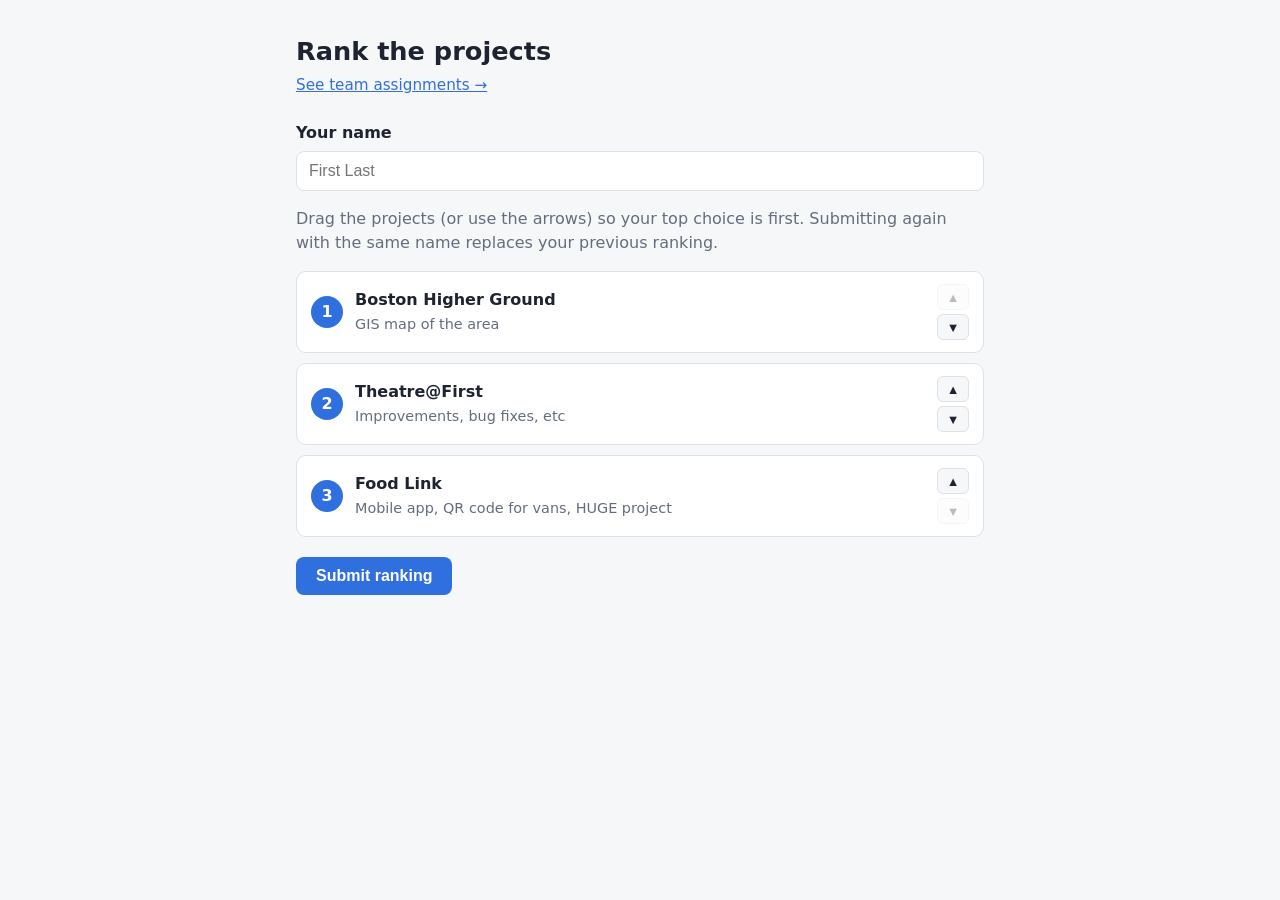
<file: index.html>
<!doctype html>
<html lang="en">
<head>
  <meta charset="utf-8">
  <meta name="viewport" content="width=device-width, initial-scale=1">
  <title>DevOps Project Ranking</title>
  <link rel="stylesheet" href="style.css">
</head>
<body>
<main>
  <h1>Rank the projects</h1>
  <nav><a href="results.html">See team assignments →</a></nav>
  <div id="local-banner" class="banner" hidden>
    Local test mode: no <code>apiUrl</code> is set in <code>config.js</code>, so rankings are only saved in this browser.
  </div>

  <form id="form">
    <label for="name">Your name</label>
    <input id="name" type="text" required autocomplete="name" placeholder="First Last">

    <p class="muted">Drag the projects (or use the arrows) so your top choice is first.
      Submitting again with the same name replaces your previous ranking.</p>
    <ol id="list" class="rank-list"></ol>

    <button class="primary" type="submit" id="submit">Submit ranking</button>
    <div id="status"></div>
  </form>
</main>

<script src="config.js"></script>
<script src="app.js"></script>
<script>
  const list = document.getElementById("list");
  const status = document.getElementById("status");
  document.getElementById("local-banner").hidden = !api.isLocal();

  for (const p of CONFIG.projects) {
    const li = document.createElement("li");
    li.draggable = true;
    li.dataset.id = p.id;
    li.innerHTML = `
      <div class="rank-num"></div>
      <div class="rank-body"><strong>${escapeHtml(p.name)}</strong><span>${escapeHtml(p.description || "")}</span></div>
      <div class="move">
        <button type="button" data-dir="-1" aria-label="Move up">▲</button>
        <button type="button" data-dir="1" aria-label="Move down">▼</button>
      </div>`;
    list.appendChild(li);
  }

  function renumber() {
    const items = [...list.children];
    items.forEach((li, i) => {
      li.querySelector(".rank-num").textContent = i + 1;
      li.querySelector('[data-dir="-1"]').disabled = i === 0;
      li.querySelector('[data-dir="1"]').disabled = i === items.length - 1;
    });
  }
  renumber();

  list.addEventListener("click", (e) => {
    const btn = e.target.closest("button[data-dir]");
    if (!btn) return;
    const li = btn.closest("li");
    if (btn.dataset.dir === "-1") list.insertBefore(li, li.previousElementSibling);
    else list.insertBefore(li.nextElementSibling, li);
    renumber();
  });

  let dragging = null;
  list.addEventListener("dragstart", (e) => {
    dragging = e.target.closest("li");
    dragging.classList.add("dragging");
    e.dataTransfer.effectAllowed = "move";
    e.dataTransfer.setData("text/plain", dragging.dataset.id);
  });
  list.addEventListener("dragend", () => {
    dragging.classList.remove("dragging");
    dragging = null;
    renumber();
  });
  list.addEventListener("dragover", (e) => {
    e.preventDefault();
    const over = e.target.closest("li");
    if (!dragging || !over || over === dragging) return;
    const rect = over.getBoundingClientRect();
    const after = e.clientY > rect.top + rect.height / 2;
    list.insertBefore(dragging, after ? over.nextSibling : over);
  });

  document.getElementById("form").addEventListener("submit", async (e) => {
    e.preventDefault();
    const name = document.getElementById("name").value.trim();
    if (!name) return;
    const ranking = [...list.children].map((li) => li.dataset.id);
    const button = document.getElementById("submit");
    button.disabled = true;
    status.className = "";
    status.textContent = "Submitting…";
    try {
      await api.submit(name, ranking);
      status.className = "ok";
      status.textContent = `Thanks, ${name}! Your ranking was saved.`;
    } catch (err) {
      status.className = "err";
      status.textContent = `Could not save: ${err.message}`;
    } finally {
      button.disabled = false;
    }
  });
</script>
</body>
</html>
</file>
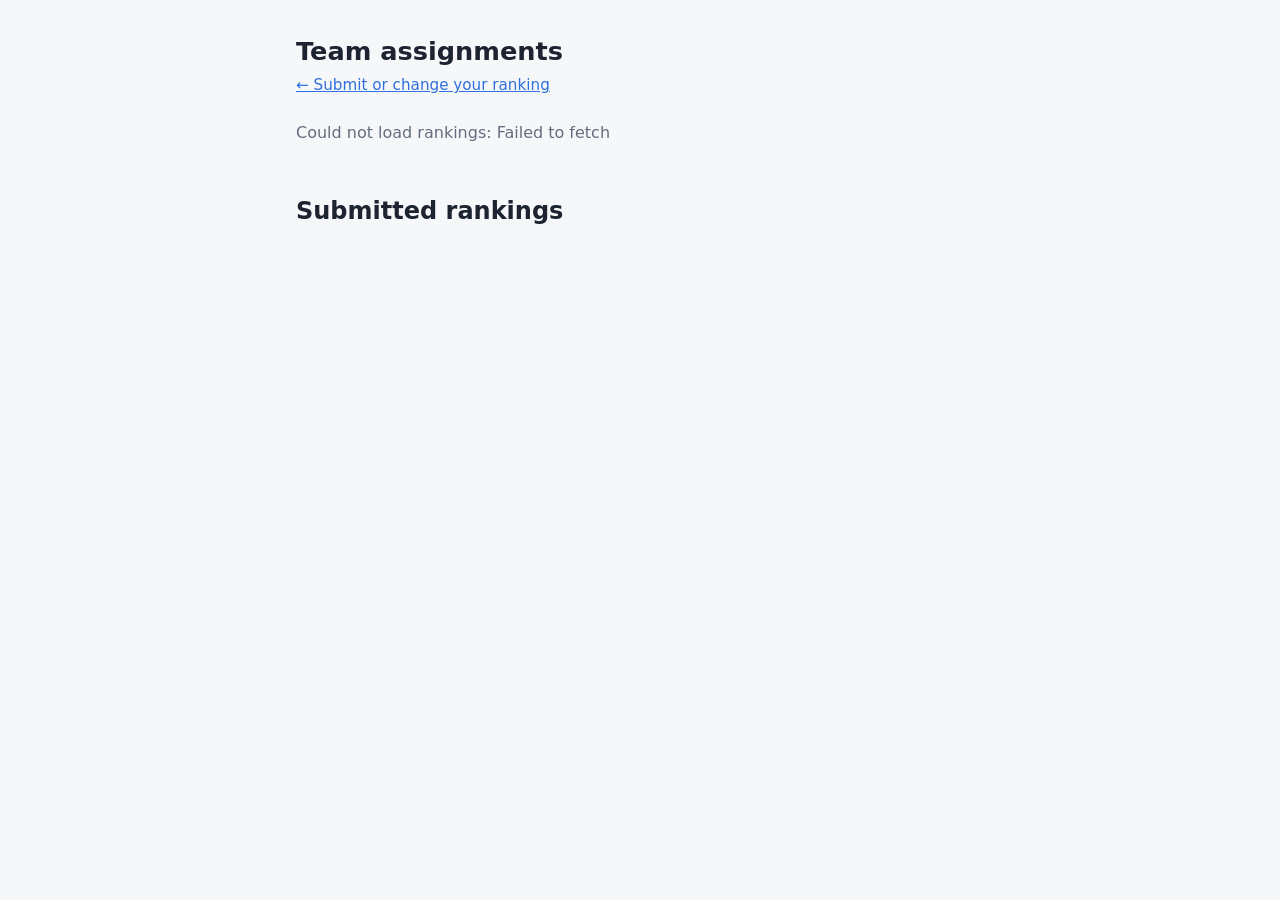
<file: results.html>
<!doctype html>
<html lang="en">
<head>
  <meta charset="utf-8">
  <meta name="viewport" content="width=device-width, initial-scale=1">
  <title>Team Assignments</title>
  <link rel="stylesheet" href="style.css">
</head>
<body>
<main>
  <h1>Team assignments</h1>
  <nav><a href="index.html">← Submit or change your ranking</a></nav>
  <div id="warning" class="banner" hidden></div>
  <p id="summary" class="muted">Loading…</p>
  <div id="teams" class="teams"></div>

  <h2>Submitted rankings</h2>
  <div class="table-wrap"><table id="subs"></table></div>
</main>

<script src="config.js"></script>
<script src="app.js"></script>
<script>
  const ordinal = (n) => {
    const s = ["th", "st", "nd", "rd"], v = n % 100;
    return n + (s[(v - 20) % 10] || s[v] || s[0]);
  };
  const projectName = (id) => (CONFIG.projects.find((p) => p.id === id) || { name: id }).name;

  (async () => {
    const summary = document.getElementById("summary");
    let subs;
    try {
      subs = await api.list();
    } catch (err) {
      summary.textContent = `Could not load rankings: ${err.message}`;
      return;
    }

    const { teams, people, warning } = computeAssignment(subs, CONFIG.projects, CONFIG.fixedTeamSizes);
    if (warning) {
      const w = document.getElementById("warning");
      w.textContent = warning;
      w.hidden = false;
    }

    const counts = {};
    teams.forEach((t) => t.members.forEach((m) => { counts[m.choice] = (counts[m.choice] || 0) + 1; }));
    summary.textContent = people.length === 0
      ? "No rankings submitted yet."
      : `${people.length} people ranked. ` +
        Object.keys(counts).sort((a, b) => a - b).map((c) => `${counts[c]} got their ${ordinal(+c)} choice`).join(", ") + ".";

    document.getElementById("teams").innerHTML = teams.map((t) => `
      <div class="team">
        <h2>${escapeHtml(t.project.name)}</h2>
        <div class="muted">${t.members.length} member${t.members.length === 1 ? "" : "s"}</div>
        <ul>${t.members.map((m) => `
          <li><span>${escapeHtml(m.name)}</span><span class="choice">${ordinal(m.choice)} choice</span></li>`).join("")}
        </ul>
      </div>`).join("");

    const rankHeaders = CONFIG.projects.map((_, i) => `<th>${ordinal(i + 1)}</th>`).join("");
    document.getElementById("subs").innerHTML =
      `<tr><th>Name</th>${rankHeaders}</tr>` +
      people.map((s) => `<tr><td>${escapeHtml(s.name)}</td>${
        CONFIG.projects.map((_, i) => `<td>${escapeHtml(s.ranking[i] ? projectName(s.ranking[i]) : "")}</td>`).join("")
      }</tr>`).join("");
  })();
</script>
</body>
</html>
</file>
<file: style.css>
:root {
  --bg: #f6f7f9;
  --card: #ffffff;
  --text: #1d2330;
  --muted: #646d7e;
  --border: #dde1e8;
  --accent: #2f6fde;
  --ok: #1f8a4c;
  --err: #c0392b;
}
@media (prefers-color-scheme: dark) {
  :root {
    --bg: #14171d;
    --card: #1d222b;
    --text: #e6e9ef;
    --muted: #9aa3b2;
    --border: #2e3541;
    --accent: #6d9cf0;
    --ok: #4cc27f;
    --err: #ef6a5b;
  }
}

* { box-sizing: border-box; }
body {
  margin: 0;
  background: var(--bg);
  color: var(--text);
  font-family: system-ui, -apple-system, "Segoe UI", sans-serif;
  line-height: 1.5;
}
main { max-width: 720px; margin: 0 auto; padding: 32px 16px 64px; }
h1 { margin: 0 0 4px; font-size: 1.6rem; }
nav { margin-bottom: 24px; font-size: 0.95rem; }
nav a { color: var(--accent); }
.muted { color: var(--muted); }
.banner {
  padding: 10px 14px; border-radius: 8px; margin-bottom: 20px;
  background: color-mix(in srgb, #e6a700 15%, transparent); border: 1px solid #e6a700;
}

label { display: block; font-weight: 600; margin-bottom: 6px; }
input[type="text"] {
  width: 100%; padding: 10px 12px; font-size: 1rem;
  border: 1px solid var(--border); border-radius: 8px;
  background: var(--card); color: var(--text);
}

ol.rank-list { list-style: none; padding: 0; margin: 8px 0 20px; }
.rank-list li {
  display: flex; align-items: center; gap: 12px;
  background: var(--card); border: 1px solid var(--border); border-radius: 10px;
  padding: 12px 14px; margin-bottom: 10px; cursor: grab; user-select: none;
}
.rank-list li.dragging { opacity: 0.5; }
.rank-num {
  flex: none; width: 32px; height: 32px; border-radius: 50%;
  display: grid; place-items: center; font-weight: 700;
  background: var(--accent); color: #fff;
}
.rank-body { flex: 1; min-width: 0; }
.rank-body strong { display: block; }
.rank-body span { color: var(--muted); font-size: 0.9rem; }
.move { display: flex; flex-direction: column; gap: 4px; }
.move button {
  width: 32px; height: 26px; padding: 0; font-size: 0.8rem;
  border: 1px solid var(--border); border-radius: 6px;
  background: var(--bg); color: var(--text); cursor: pointer;
}
.move button:disabled { opacity: 0.3; cursor: default; }

button.primary {
  padding: 10px 20px; font-size: 1rem; font-weight: 600;
  border: none; border-radius: 8px; background: var(--accent); color: #fff; cursor: pointer;
}
button.primary:disabled { opacity: 0.6; cursor: default; }
#status { margin-top: 12px; min-height: 1.5em; }
#status.ok { color: var(--ok); }
#status.err { color: var(--err); }

.teams { display: grid; grid-template-columns: repeat(auto-fit, minmax(200px, 1fr)); gap: 14px; margin: 16px 0 32px; }
.team { background: var(--card); border: 1px solid var(--border); border-radius: 10px; padding: 14px 16px; }
.team h2 { font-size: 1.1rem; margin: 0 0 2px; }
.team ul { list-style: none; padding: 0; margin: 10px 0 0; }
.team li { display: flex; justify-content: space-between; padding: 4px 0; border-top: 1px solid var(--border); }
.choice { font-size: 0.8rem; color: var(--muted); }

table { width: 100%; border-collapse: collapse; background: var(--card); border-radius: 10px; overflow: hidden; }
th, td { text-align: left; padding: 8px 10px; border-bottom: 1px solid var(--border); font-size: 0.9rem; }
.table-wrap { overflow-x: auto; }
</file>
